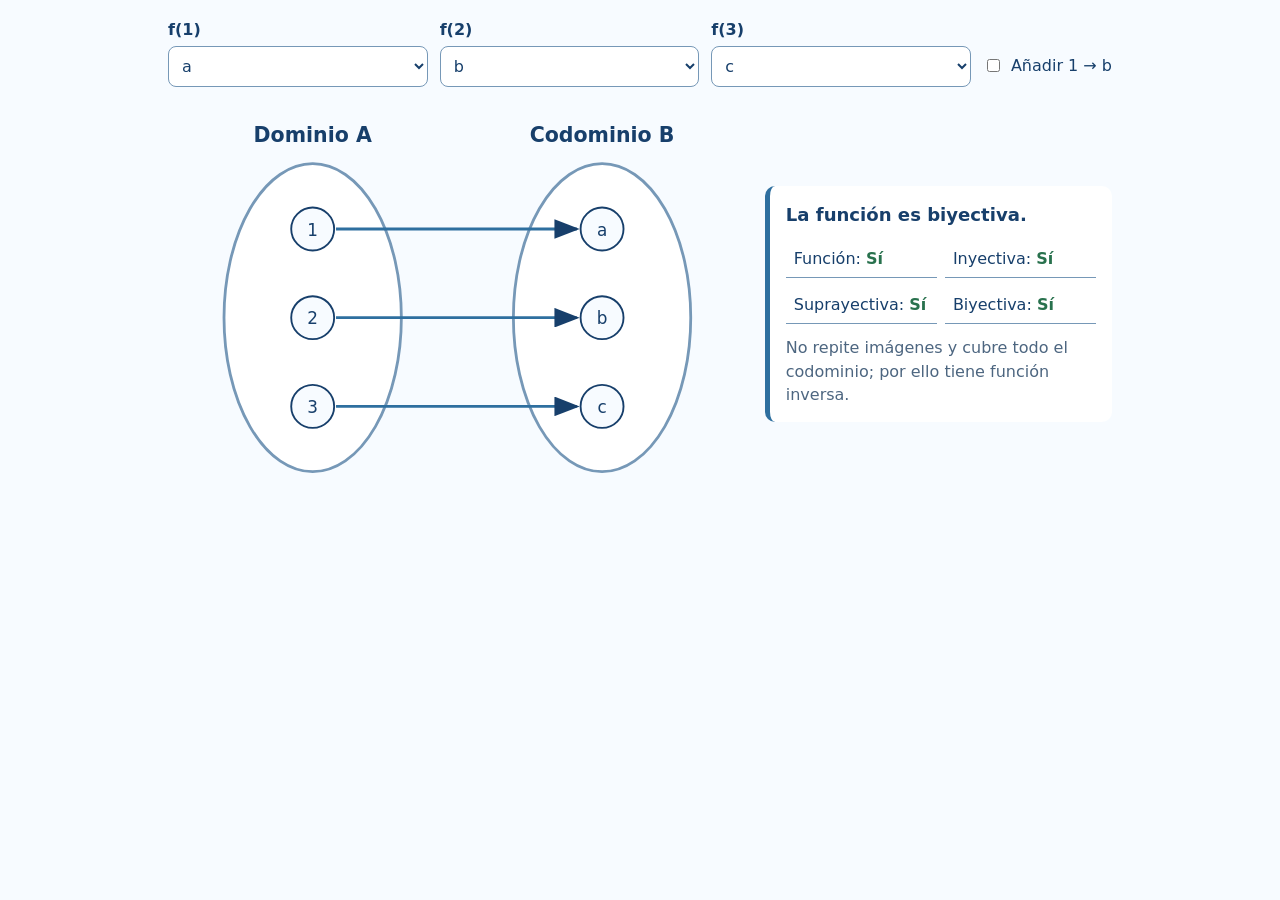
<file: interactivos/clasificador-funciones.html>
<!doctype html>
<html lang="es">
<head>
  <meta charset="utf-8"><meta name="viewport" content="width=device-width,initial-scale=1"><title>Clasificador de funciones finitas</title>
  <style>
    :root{color-scheme:light dark;--bg:#f7fbff;--panel:#fff;--text:#173f6b;--muted:#4d6680;--line:#7698b7;--edge:#2e6f9f;--bad:#b33b3b;--ok:#28714d}
    @media(prefers-color-scheme:dark){:root{--bg:#14202b;--panel:#1c2b38;--text:#e8f3fb;--muted:#b7c9d7;--line:#8eb0ca;--edge:#73b9e7;--bad:#ff8e8e;--ok:#74d6a3}}
    *{box-sizing:border-box}body{margin:0;background:var(--bg);color:var(--text);font:16px/1.45 system-ui,-apple-system,Segoe UI,sans-serif}.lab{max-width:980px;margin:auto;padding:18px}.controls{display:flex;gap:12px;flex-wrap:wrap;align-items:end}.field{min-width:140px;flex:1}.field label{display:block;font-weight:650;margin-bottom:5px}.field select{width:100%;padding:9px;border:1px solid var(--line);border-radius:8px;background:var(--panel);color:var(--text);font:inherit}.check{display:flex;gap:8px;align-items:center;min-height:43px}.view{display:grid;grid-template-columns:minmax(380px,1.25fr) minmax(260px,.75fr);gap:18px;align-items:center;margin-top:16px}.diagram{width:100%;height:auto}.oval{fill:var(--panel);stroke:var(--line);stroke-width:3}.node{fill:var(--bg);stroke:var(--text);stroke-width:2}.edge{fill:none;stroke:var(--edge);stroke-width:3}.extra{stroke:var(--bad)}.svgtext{font:18px system-ui;fill:var(--text)}.svgtitle{font:700 22px system-ui;fill:var(--text)}.feedback{background:var(--panel);border-left:5px solid var(--edge);border-radius:10px;padding:16px}.feedback strong{font-size:1.13rem}.flags{display:grid;grid-template-columns:1fr 1fr;gap:8px;margin:12px 0}.flag{padding:7px 8px;border-bottom:1px solid var(--line)}.yes{color:var(--ok);font-weight:700}.no{color:var(--bad);font-weight:700}.reason{color:var(--muted)}@media(max-width:760px){.view{grid-template-columns:1fr}.lab{padding:13px}}
  </style>
</head>
<body>
<main class="lab">
  <div class="controls">
    <div class="field"><label for="m1">f(1)</label><select id="m1"><option value="a">a</option><option value="b">b</option><option value="c">c</option><option value="none">Sin imagen</option></select></div>
    <div class="field"><label for="m2">f(2)</label><select id="m2"><option value="a">a</option><option value="b" selected>b</option><option value="c">c</option><option value="none">Sin imagen</option></select></div>
    <div class="field"><label for="m3">f(3)</label><select id="m3"><option value="a">a</option><option value="b">b</option><option value="c" selected>c</option><option value="none">Sin imagen</option></select></div>
    <label class="check"><input id="extra" type="checkbox"> Añadir 1 → b</label>
  </div>
  <div class="view">
    <svg id="diagram" class="diagram" viewBox="0 0 620 430" role="img" aria-labelledby="funTitle funDesc"><title id="funTitle">Diagrama sagital editable</title><desc id="funDesc">Las flechas se actualizan con las imágenes elegidas para 1, 2 y 3.</desc>
      <defs><marker id="arrow" markerWidth="9" markerHeight="7" refX="8" refY="3.5" orient="auto"><path d="M0,0 L9,3.5 L0,7 z" fill="currentColor"/></marker></defs>
      <text class="svgtitle" x="155" y="42" text-anchor="middle">Dominio A</text><text class="svgtitle" x="465" y="42" text-anchor="middle">Codominio B</text>
      <ellipse class="oval" cx="155" cy="230" rx="95" ry="165"/><ellipse class="oval" cx="465" cy="230" rx="95" ry="165"/>
      <g id="arrows"></g>
      <g class="svgtext" text-anchor="middle"><circle class="node" cx="155" cy="135" r="23"/><text x="155" y="142">1</text><circle class="node" cx="155" cy="230" r="23"/><text x="155" y="237">2</text><circle class="node" cx="155" cy="325" r="23"/><text x="155" y="332">3</text><circle class="node" cx="465" cy="135" r="23"/><text x="465" y="142">a</text><circle class="node" cx="465" cy="230" r="23"/><text x="465" y="237">b</text><circle class="node" cx="465" cy="325" r="23"/><text x="465" y="332">c</text></g>
    </svg>
    <section class="feedback" aria-live="polite"><strong id="summary"></strong><div class="flags"><div class="flag">Función: <span id="isFunction"></span></div><div class="flag">Inyectiva: <span id="injective"></span></div><div class="flag">Suprayectiva: <span id="surjective"></span></div><div class="flag">Biyectiva: <span id="bijective"></span></div></div><div class="reason" id="reason"></div></section>
  </div>
</main>
<script>
(() => {
  const root = document.querySelector('.lab');
  const selects = [root.querySelector('#m1'),root.querySelector('#m2'),root.querySelector('#m3')];
  const extra = root.querySelector('#extra');
  const arrows = root.querySelector('#arrows');
  const ys = {a:135,b:230,c:325};
  const status = (id, value) => {const el=root.querySelector(id);el.textContent=value?'Sí':'No';el.className=value?'yes':'no';};
  const arrow = (fromY,toY,isExtra=false) => {
    const p=document.createElementNS('http://www.w3.org/2000/svg','path');
    p.setAttribute('d',`M180 ${fromY} C270 ${fromY}, 350 ${toY}, 438 ${toY}`);
    p.setAttribute('class',isExtra?'edge extra':'edge');p.setAttribute('marker-end','url(#arrow)');return p;
  };
  const update = () => {
    const values=selects.map(s=>s.value);arrows.replaceChildren();
    values.forEach((v,i)=>{if(v!=='none')arrows.appendChild(arrow([135,230,325][i],ys[v]));});
    if(extra.checked)arrows.appendChild(arrow(135,230,true));
    const missing=values.map((v,i)=>v==='none'?i+1:null).filter(Boolean);
    const isFunction=missing.length===0&&!extra.checked;
    const used=new Set(values.filter(v=>v!=='none'));
    const injective=isFunction&&used.size===values.length;
    const surjective=isFunction&&['a','b','c'].every(v=>used.has(v));
    const bijective=injective&&surjective;
    status('#isFunction',isFunction);status('#injective',injective);status('#surjective',surjective);status('#bijective',bijective);
    let summary='';let reason='';
    if(!isFunction){summary='La correspondencia no es función.';reason=extra.checked?'El elemento 1 tiene dos imágenes.':'Queda sin imagen: '+missing.join(', ')+'.';}
    else if(bijective){summary='La función es biyectiva.';reason='No repite imágenes y cubre todo el codominio; por ello tiene función inversa.';}
    else if(injective){summary='La función es inyectiva.';reason='No repite imágenes, pero algún elemento del codominio queda sin recibir flecha.';}
    else if(surjective){summary='La función es suprayectiva.';reason='Todo el codominio recibe al menos una flecha, pero se repite una imagen.';}
    else{summary='Es función, pero no inyectiva ni suprayectiva.';reason='Repite al menos una imagen y deja libre al menos un elemento del codominio.';}
    root.querySelector('#summary').textContent=summary;root.querySelector('#reason').textContent=reason;
  };
  selects.forEach(s=>s.addEventListener('change',update));extra.addEventListener('change',update);update();
})();
</script>
</body>
</html>
</file>
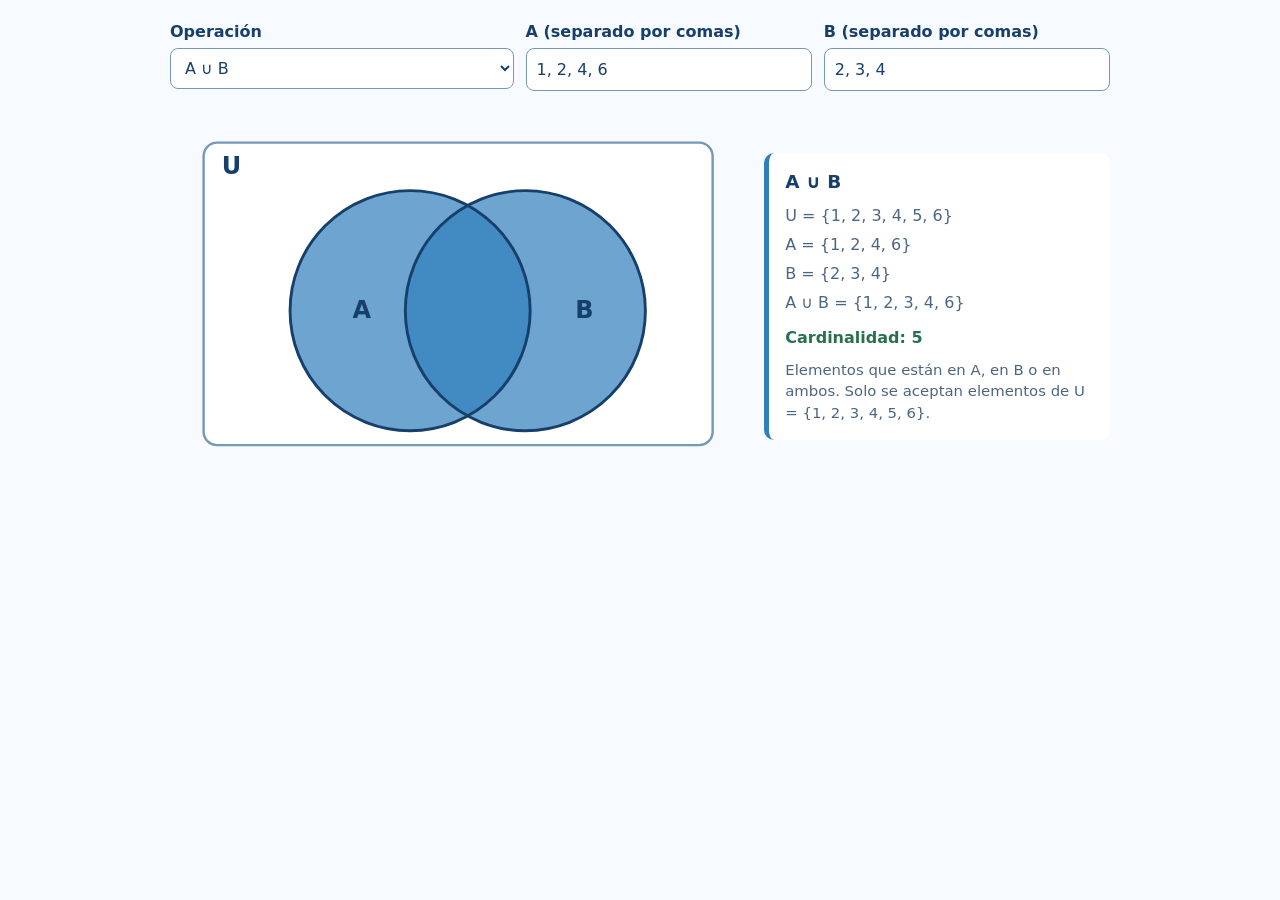
<file: interactivos/operaciones-conjuntos.html>
<!doctype html>
<html lang="es">
<head>
  <meta charset="utf-8">
  <meta name="viewport" content="width=device-width,initial-scale=1">
  <title>Laboratorio de operaciones con conjuntos</title>
  <style>
    :root{color-scheme:light dark;--bg:#f7fbff;--panel:#fff;--text:#173f6b;--muted:#4d6680;--line:#7698b7;--accent:#2f7fbd;--accent-soft:#90c6ea;--ok:#28714d;--focus:#c38c20}
    @media(prefers-color-scheme:dark){:root{--bg:#14202b;--panel:#1c2b38;--text:#e8f3fb;--muted:#b7c9d7;--line:#8eb0ca;--accent:#64b5ed;--accent-soft:#376f96;--ok:#74d6a3;--focus:#f1bd4e}}
    *{box-sizing:border-box}body{margin:0;background:var(--bg);color:var(--text);font:16px/1.45 system-ui,-apple-system,Segoe UI,sans-serif}.lab{max-width:980px;margin:auto;padding:20px}.controls{display:grid;grid-template-columns:1.2fr 1fr 1fr;gap:12px}.field label{display:block;font-weight:650;margin-bottom:5px}.field input,.field select{width:100%;padding:9px 10px;border:1px solid var(--line);border-radius:8px;background:var(--panel);color:var(--text);font:inherit}.field input:focus,.field select:focus{outline:3px solid color-mix(in srgb,var(--focus) 45%,transparent)}.view{display:grid;grid-template-columns:minmax(320px,1.25fr) minmax(250px,.75fr);gap:18px;align-items:center;margin-top:18px}.diagram{width:100%;height:auto}.universe{fill:var(--panel);stroke:var(--line);stroke-width:2.5}.set-outline{fill:none;stroke:var(--text);stroke-width:3}.shade{fill:var(--accent);fill-opacity:.7}.cut{fill:var(--panel)}.svg-label{font:700 25px system-ui;fill:var(--text)}.result{background:var(--panel);border-left:5px solid var(--accent);padding:16px;border-radius:10px}.result strong{display:block;font-size:1.15rem;margin-bottom:8px}.setline{margin:6px 0;color:var(--muted)}.count{color:var(--ok);font-weight:700;margin-top:12px}.help{margin-top:10px;color:var(--muted);font-size:.93rem}.error{color:#b33b3b;font-weight:650}@media(max-width:720px){.controls,.view{grid-template-columns:1fr}.lab{padding:14px}}
  </style>
</head>
<body>
<main class="lab">
  <div class="controls" aria-label="Controles del laboratorio">
    <div class="field"><label for="op">Operación</label><select id="op"><option value="union">A ∪ B</option><option value="intersection">A ∩ B</option><option value="ac">Aᶜ</option><option value="bc">Bᶜ</option><option value="a-minus-b">A \ B</option><option value="b-minus-a">B \ A</option><option value="sym">A △ B</option></select></div>
    <div class="field"><label for="setA">A (separado por comas)</label><input id="setA" value="1, 2, 4, 6" inputmode="text"></div>
    <div class="field"><label for="setB">B (separado por comas)</label><input id="setB" value="2, 3, 4" inputmode="text"></div>
  </div>
  <div class="view">
    <svg class="diagram" viewBox="0 0 600 390" role="img" aria-labelledby="vennTitle vennDesc">
      <title id="vennTitle">Diagrama de Venn interactivo</title><desc id="vennDesc">La región sombreada cambia según la operación seleccionada.</desc>
      <defs><clipPath id="clipA"><circle cx="250" cy="210" r="125"/></clipPath></defs>
      <rect id="outside" class="shade" x="35" y="35" width="530" height="315" rx="14" opacity="0"/>
      <rect class="universe" x="35" y="35" width="530" height="315" rx="14"/>
      <text class="svg-label" x="54" y="68">U</text>
      <circle id="fillA" class="shade" cx="250" cy="210" r="125" opacity="1"/>
      <circle id="fillB" class="shade" cx="370" cy="210" r="125" opacity="1"/>
      <circle id="overlap" class="cut" cx="370" cy="210" r="125" clip-path="url(#clipA)" opacity="0"/>
      <circle class="set-outline" cx="250" cy="210" r="125"/><circle class="set-outline" cx="370" cy="210" r="125"/>
      <text class="svg-label" x="190" y="218">A</text><text class="svg-label" x="422" y="218">B</text>
    </svg>
    <section class="result" aria-live="polite"><strong id="formula">A ∪ B</strong><div class="setline">U = {1, 2, 3, 4, 5, 6}</div><div class="setline" id="aLine"></div><div class="setline" id="bLine"></div><div class="setline" id="resultLine"></div><div class="count" id="count"></div><div class="help" id="help"></div></section>
  </div>
</main>
<script>
(() => {
  const root = document.querySelector('.lab');
  const op = root.querySelector('#op');
  const inputA = root.querySelector('#setA');
  const inputB = root.querySelector('#setB');
  const outside = root.querySelector('#outside');
  const fillA = root.querySelector('#fillA');
  const fillB = root.querySelector('#fillB');
  const overlap = root.querySelector('#overlap');
  const universe = ['1','2','3','4','5','6'];
  const labels = {union:'A ∪ B',intersection:'A ∩ B',ac:'Aᶜ',bc:'Bᶜ','a-minus-b':'A \\ B','b-minus-a':'B \\ A',sym:'A △ B'};
  const helps = {union:'Elementos que están en A, en B o en ambos.',intersection:'Elementos comunes a A y B.',ac:'Elementos del universo que no están en A.',bc:'Elementos del universo que no están en B.','a-minus-b':'Elementos de A que no pertenecen a B.','b-minus-a':'Elementos de B que no pertenecen a A.',sym:'Elementos que pertenecen exactamente a uno de los conjuntos.'};
  const parse = value => [...new Set(value.split(',').map(x => x.trim()).filter(Boolean))].filter(x => universe.includes(x));
  const fmt = xs => '{' + xs.join(', ') + '}';
  const updateShade = kind => {
    outside.setAttribute('opacity','0'); fillA.setAttribute('opacity','0'); fillB.setAttribute('opacity','0'); overlap.setAttribute('opacity','0');
    overlap.setAttribute('class','cut');
    if(kind === 'union'){fillA.setAttribute('opacity','1');fillB.setAttribute('opacity','1');}
    if(kind === 'intersection'){overlap.setAttribute('class','shade');overlap.setAttribute('opacity','1');}
    if(kind === 'ac'){outside.setAttribute('opacity','1');fillA.setAttribute('class','cut');fillA.setAttribute('opacity','1');}
    else{fillA.setAttribute('class','shade');}
    if(kind === 'bc'){outside.setAttribute('opacity','1');fillB.setAttribute('class','cut');fillB.setAttribute('opacity','1');}
    else{fillB.setAttribute('class','shade');}
    if(kind === 'a-minus-b'){fillA.setAttribute('opacity','1');overlap.setAttribute('opacity','1');}
    if(kind === 'b-minus-a'){fillB.setAttribute('opacity','1');overlap.setAttribute('opacity','1');}
    if(kind === 'sym'){fillA.setAttribute('opacity','1');fillB.setAttribute('opacity','1');overlap.setAttribute('opacity','1');}
  };
  const update = () => {
    const A = parse(inputA.value), B = parse(inputB.value), kind = op.value;
    const inA = x => A.includes(x), inB = x => B.includes(x);
    const tests = {union:x=>inA(x)||inB(x),intersection:x=>inA(x)&&inB(x),ac:x=>!inA(x),bc:x=>!inB(x),'a-minus-b':x=>inA(x)&&!inB(x),'b-minus-a':x=>inB(x)&&!inA(x),sym:x=>inA(x)!==inB(x)};
    const result = universe.filter(tests[kind]);
    root.querySelector('#formula').textContent = labels[kind];
    root.querySelector('#aLine').textContent = 'A = ' + fmt(A);
    root.querySelector('#bLine').textContent = 'B = ' + fmt(B);
    root.querySelector('#resultLine').textContent = labels[kind] + ' = ' + fmt(result);
    root.querySelector('#count').textContent = 'Cardinalidad: ' + result.length;
    root.querySelector('#help').textContent = helps[kind] + ' Solo se aceptan elementos de U = {1, 2, 3, 4, 5, 6}.';
    updateShade(kind);
  };
  [op,inputA,inputB].forEach(el => el.addEventListener(el.tagName === 'SELECT' ? 'change' : 'input', update));
  update();
})();
</script>
</body>
</html>
</file>
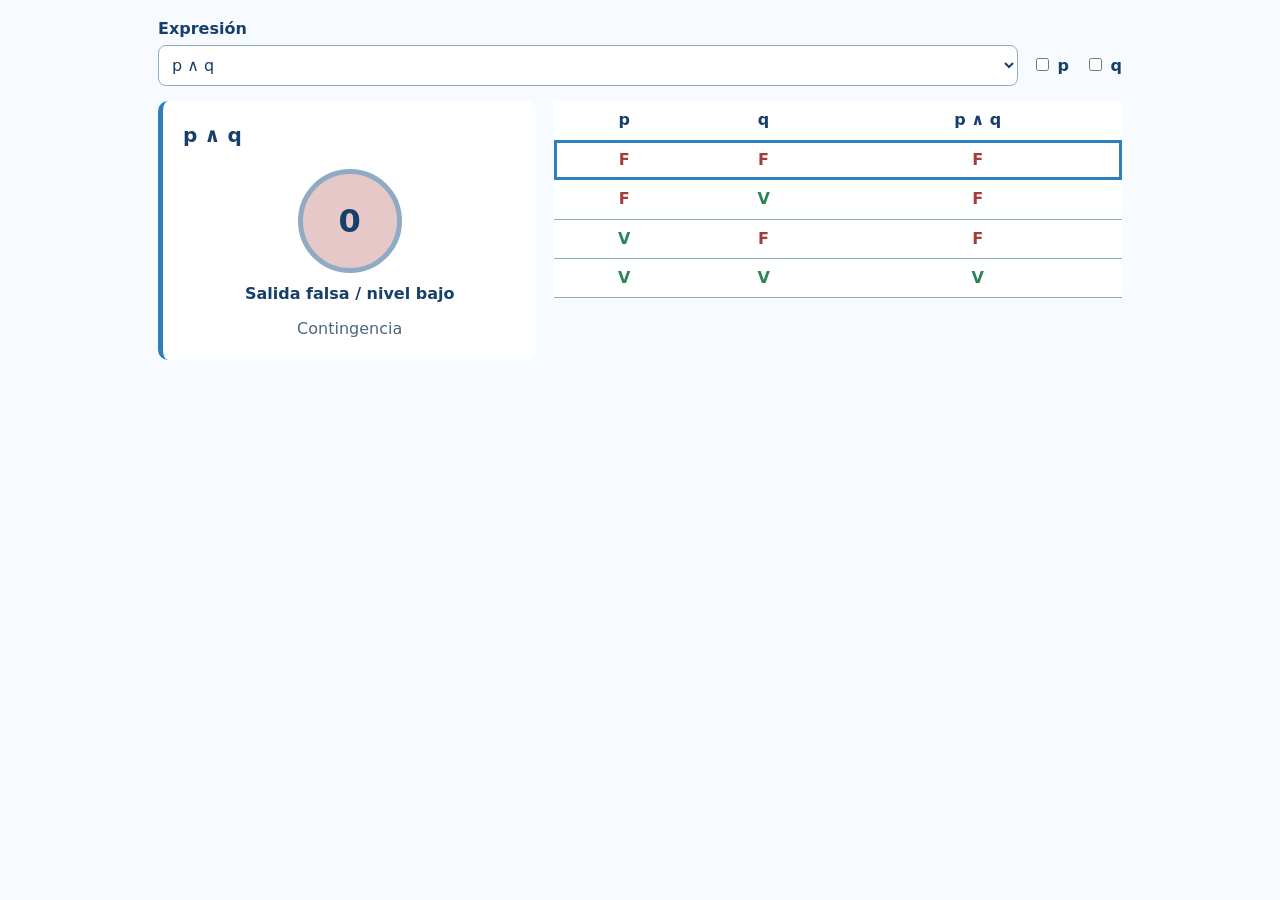
<file: interactivos/tablas-verdad.html>
<!doctype html>
<html lang="es">
<head>
  <meta charset="utf-8"><meta name="viewport" content="width=device-width,initial-scale=1"><title>Laboratorio de tablas de verdad</title>
  <style>
    :root{color-scheme:light dark;--bg:#f7fbff;--panel:#fff;--text:#173f6b;--muted:#4d6680;--line:#8eabc3;--accent:#2f7fbd;--on:#2b8557;--off:#a53c3c}
    @media(prefers-color-scheme:dark){:root{--bg:#14202b;--panel:#1c2b38;--text:#e8f3fb;--muted:#b7c9d7;--line:#8eb0ca;--accent:#64b5ed;--on:#70d69e;--off:#ff9292}}
    *{box-sizing:border-box}body{margin:0;background:var(--bg);color:var(--text);font:16px/1.4 system-ui,-apple-system,Segoe UI,sans-serif}.lab{max-width:1000px;margin:auto;padding:18px}.controls{display:flex;gap:14px;align-items:end;flex-wrap:wrap}.field{min-width:250px;flex:1}.field label{display:block;font-weight:650;margin-bottom:5px}.field select{width:100%;padding:9px;border:1px solid var(--line);border-radius:8px;background:var(--panel);color:var(--text);font:inherit}.switches{display:flex;gap:16px;flex-wrap:wrap;padding:9px 0}.switches label{font-weight:650}.view{display:grid;grid-template-columns:minmax(280px,.8fr) minmax(400px,1.2fr);gap:18px;margin-top:15px}.signal{background:var(--panel);border-left:5px solid var(--accent);border-radius:10px;padding:20px}.equation{font-size:1.25rem;font-weight:700}.lamp{width:104px;height:104px;border-radius:50%;border:5px solid var(--line);display:grid;place-items:center;margin:20px auto 10px;font-size:2rem;font-weight:700}.lamp.on{background:color-mix(in srgb,var(--on) 60%,transparent);color:var(--text)}.lamp.off{background:color-mix(in srgb,var(--off) 28%,transparent);color:var(--text)}.state{text-align:center;font-weight:700}.classification{text-align:center;color:var(--muted);margin-top:12px}.table-wrap{overflow-x:auto}.truth{width:100%;border-collapse:collapse;background:var(--panel)}.truth th,.truth td{padding:8px 10px;border-bottom:1px solid var(--line);text-align:center}.truth th{color:var(--text)}.truth tr.current{outline:3px solid var(--accent);outline-offset:-3px}.v{color:var(--on);font-weight:700}.f{color:var(--off);font-weight:700}@media(max-width:760px){.view{grid-template-columns:1fr}.lab{padding:13px}}
  </style>
</head>
<body>
<main class="lab">
  <div class="controls"><div class="field"><label for="expr">Expresión</label><select id="expr"><option value="and">p ∧ q</option><option value="or">p ∨ q</option><option value="imp">p ⇒ q</option><option value="iff">p ⇔ q</option><option value="alarm">p ∧ (q ∨ r)</option><option value="custom">(p ∨ q) ∧ ¬r</option></select></div><div class="switches"><label><input id="p" type="checkbox"> p</label><label><input id="q" type="checkbox"> q</label><label><input id="r" type="checkbox"> r</label></div></div>
  <div class="view"><section class="signal" aria-live="polite"><div class="equation" id="formula"></div><div class="lamp off" id="lamp">0</div><div class="state" id="state"></div><div class="classification" id="classification"></div></section><div class="table-wrap"><table class="truth"><thead><tr id="head"></tr></thead><tbody id="body"></tbody></table></div></div>
</main>
<script>
(() => {
  const root=document.querySelector('.lab');const expr=root.querySelector('#expr');const inputs={p:root.querySelector('#p'),q:root.querySelector('#q'),r:root.querySelector('#r')};
  const defs={and:{label:'p ∧ q',n:2,fn:(p,q)=>p&&q},or:{label:'p ∨ q',n:2,fn:(p,q)=>p||q},imp:{label:'p ⇒ q',n:2,fn:(p,q)=>!p||q},iff:{label:'p ⇔ q',n:2,fn:(p,q)=>p===q},alarm:{label:'p ∧ (q ∨ r)',n:3,fn:(p,q,r)=>p&&(q||r)},custom:{label:'(p ∨ q) ∧ ¬r',n:3,fn:(p,q,r)=>(p||q)&&!r}};
  const vf=v=>v?'V':'F';
  const update=()=>{const d=defs[expr.value];inputs.r.closest('label').style.display=d.n===3?'':'none';const current=[inputs.p.checked,inputs.q.checked,inputs.r.checked];const rows=[];const total=2**d.n;for(let i=0;i<total;i++){const vals=[];for(let j=0;j<d.n;j++)vals.push(Boolean((i>>(d.n-1-j))&1));rows.push({vals,out:d.fn(...vals)});}const out=d.fn(...current.slice(0,d.n));root.querySelector('#formula').textContent=d.label;const lamp=root.querySelector('#lamp');lamp.textContent=out?'1':'0';lamp.className='lamp '+(out?'on':'off');root.querySelector('#state').textContent=out?'Salida verdadera / nivel alto':'Salida falsa / nivel bajo';const all=rows.every(x=>x.out),none=rows.every(x=>!x.out);root.querySelector('#classification').textContent=all?'Tautología':none?'Contradicción':'Contingencia';root.querySelector('#head').innerHTML=['p','q',...(d.n===3?['r']:[]),d.label].map(x=>`<th scope="col">${x}</th>`).join('');const tbody=root.querySelector('#body');tbody.replaceChildren();rows.forEach(row=>{const tr=document.createElement('tr');if(row.vals.every((v,i)=>v===current[i]))tr.className='current';[...row.vals,row.out].forEach(v=>{const td=document.createElement('td');td.textContent=vf(v);td.className=v?'v':'f';tr.appendChild(td);});tbody.appendChild(tr);});};
  expr.addEventListener('change',update);Object.values(inputs).forEach(x=>x.addEventListener('change',update));update();
})();
</script>
</body>
</html>
</file>
